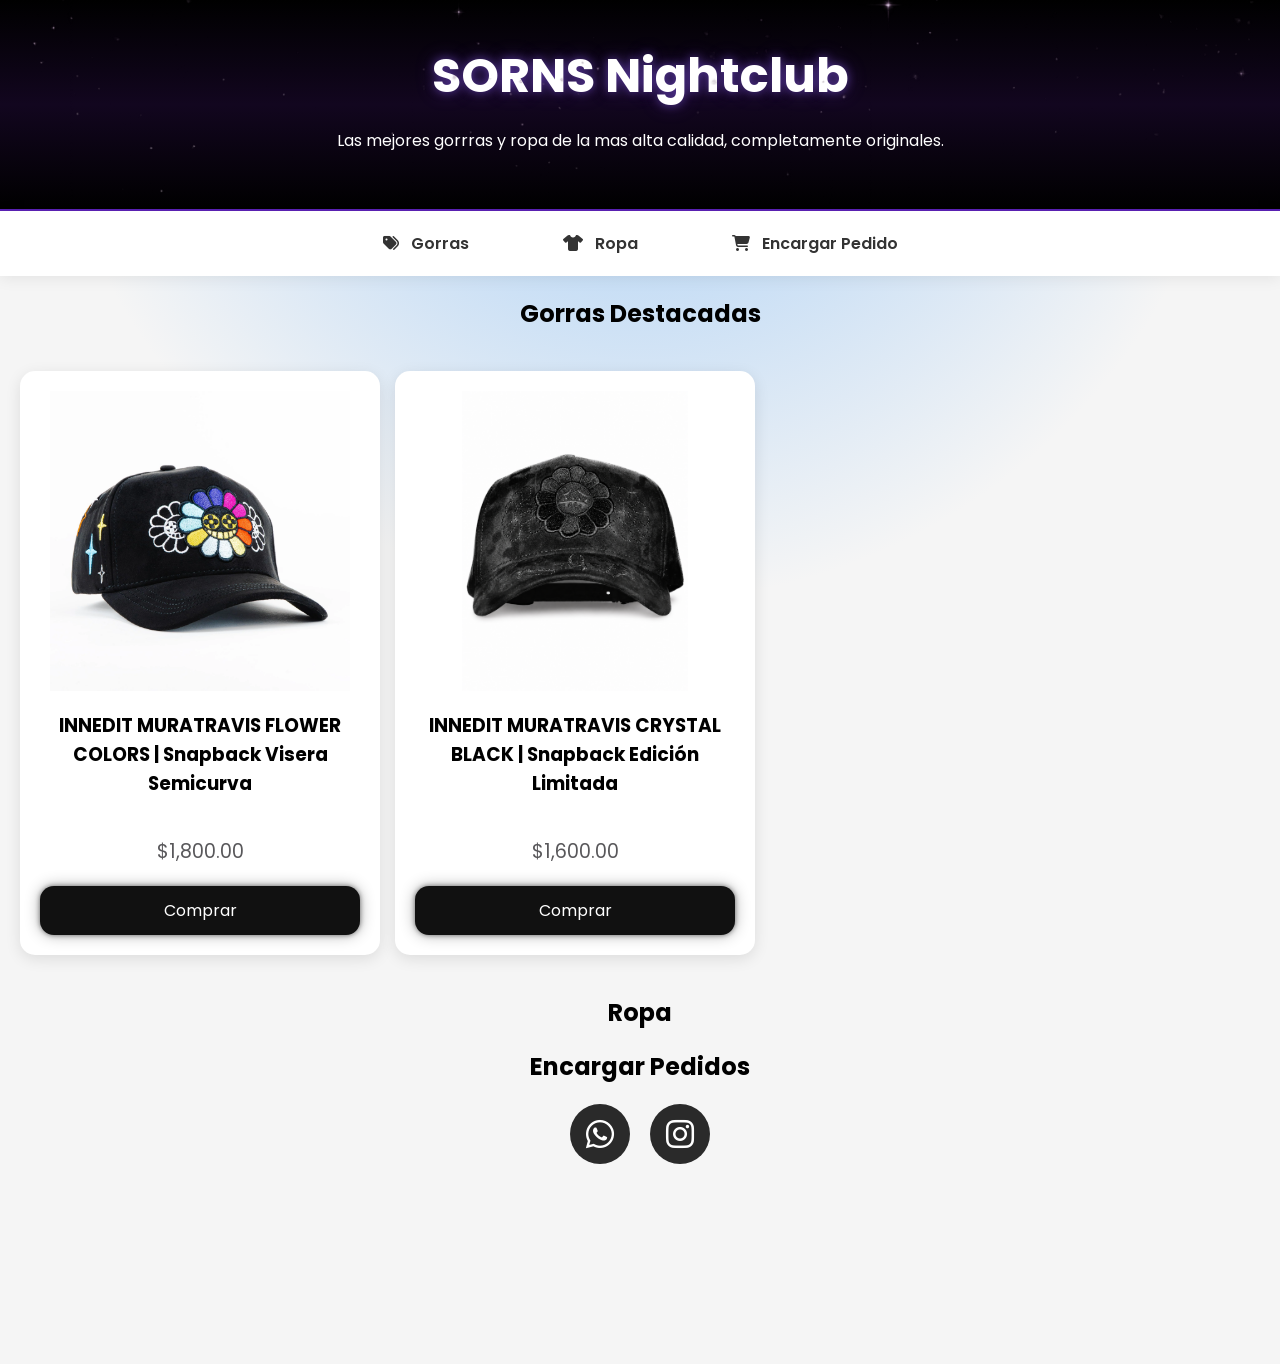
<file: index.html>
<!DOCTYPE html>
<html>
<head>
    
    <title>Snors Nigth Club</title>
    <link rel="stylesheet" href="styles.css"> 
    <link rel="stylesheet" href="https://cdnjs.cloudflare.com/ajax/libs/font-awesome/6.5.1/css/all.min.css">
    <meta name="viewport" content="width=device-width, initial-scale=1.0">
    <link href="https://fonts.googleapis.com/css2?family=Poppins:wght@300;400;600;700&display=swap" rel="stylesheet">
    
</head>

<body>
    <header>
        <h1>SORNS Nightclub</h1>
        <p>Las mejores gorrras y ropa de la mas alta calidad, completamente originales.</p>
    </header>

<nav>
   <a href="#Gorras-destacadas">
        <i class="fa-solid fa-tags"></i> Gorras
    </a>

    <a href="#seccion-ropa">
        <i class="fa-solid fa-shirt"></i> Ropa
    </a>

    <a href="#encargar-pedidos">
        <i class="fa-solid fa-cart-shopping"></i> Encargar Pedido
    </a>
</nav>
<section id="Gorras-destacadas">
    <h2>Gorras Destacadas</h2>
    <div class="productos-carrusel">
    <div class="productos">

        <div class="producto">
    
    <img src="imagenes/flowers_frontal.webp">

    <h3>INNEDIT MURATRAVIS FLOWER COLORS | Snapback Visera Semicurva</h3>

    <p class="precio">$1,800.00</p>
   <a href="flower.html" class="boton">
    Comprar
</a>
</div>
    <div class="producto">
    <img src="imagenes/crystal_black.png">

    <h3>INNEDIT MURATRAVIS CRYSTAL BLACK | Snapback Edición Limitada </h3>

    <p class="precio">$1,600.00</p>

    <a href="crystal.html" class="boton">
    Comprar
</a>
</div>
</div>
<button class="productos-flecha" type="button" aria-label="Ver mas productos">
    <i class="fa-solid fa-chevron-right"></i>
</button>
</div>
</section>
<section id="seccion-ropa">
    <h2>Ropa</h2>
    

  <section id="encargar-pedidos">
    <h2>Encargar Pedidos</h2>

    <div class="redes">
        <a href="https://chat.whatsapp.com/EMXRWHgowvvIhvLs0ZWQHH" target="_blank" class="whatsapp">
            <i class="fa-brands fa-whatsapp"></i>
        </a>

        <a href="https://www.instagram.com/nightclub_09/" target="_blank" class="instagram">
            <i class="fa-brands fa-instagram"></i>
        </a>
    </div>
</section>

<script>
    document.querySelectorAll(".productos-carrusel").forEach((carrusel) => {
        const productos = carrusel.querySelector(".productos");
        const flecha = carrusel.querySelector(".productos-flecha");

        const actualizarFlecha = () => {
            const quedaContenido = productos.scrollLeft + productos.clientWidth < productos.scrollWidth - 8;
            flecha.classList.toggle("productos-flecha--oculta", !quedaContenido);
            carrusel.classList.toggle("productos-carrusel--final", !quedaContenido);
        };

        flecha.addEventListener("click", () => {
            productos.scrollBy({
                left: productos.clientWidth * 0.85,
                behavior: "smooth"
            });
        });

        productos.addEventListener("scroll", actualizarFlecha, { passive: true });
        window.addEventListener("resize", actualizarFlecha);
        actualizarFlecha();
    });
</script>

</body>
</html>
</file>
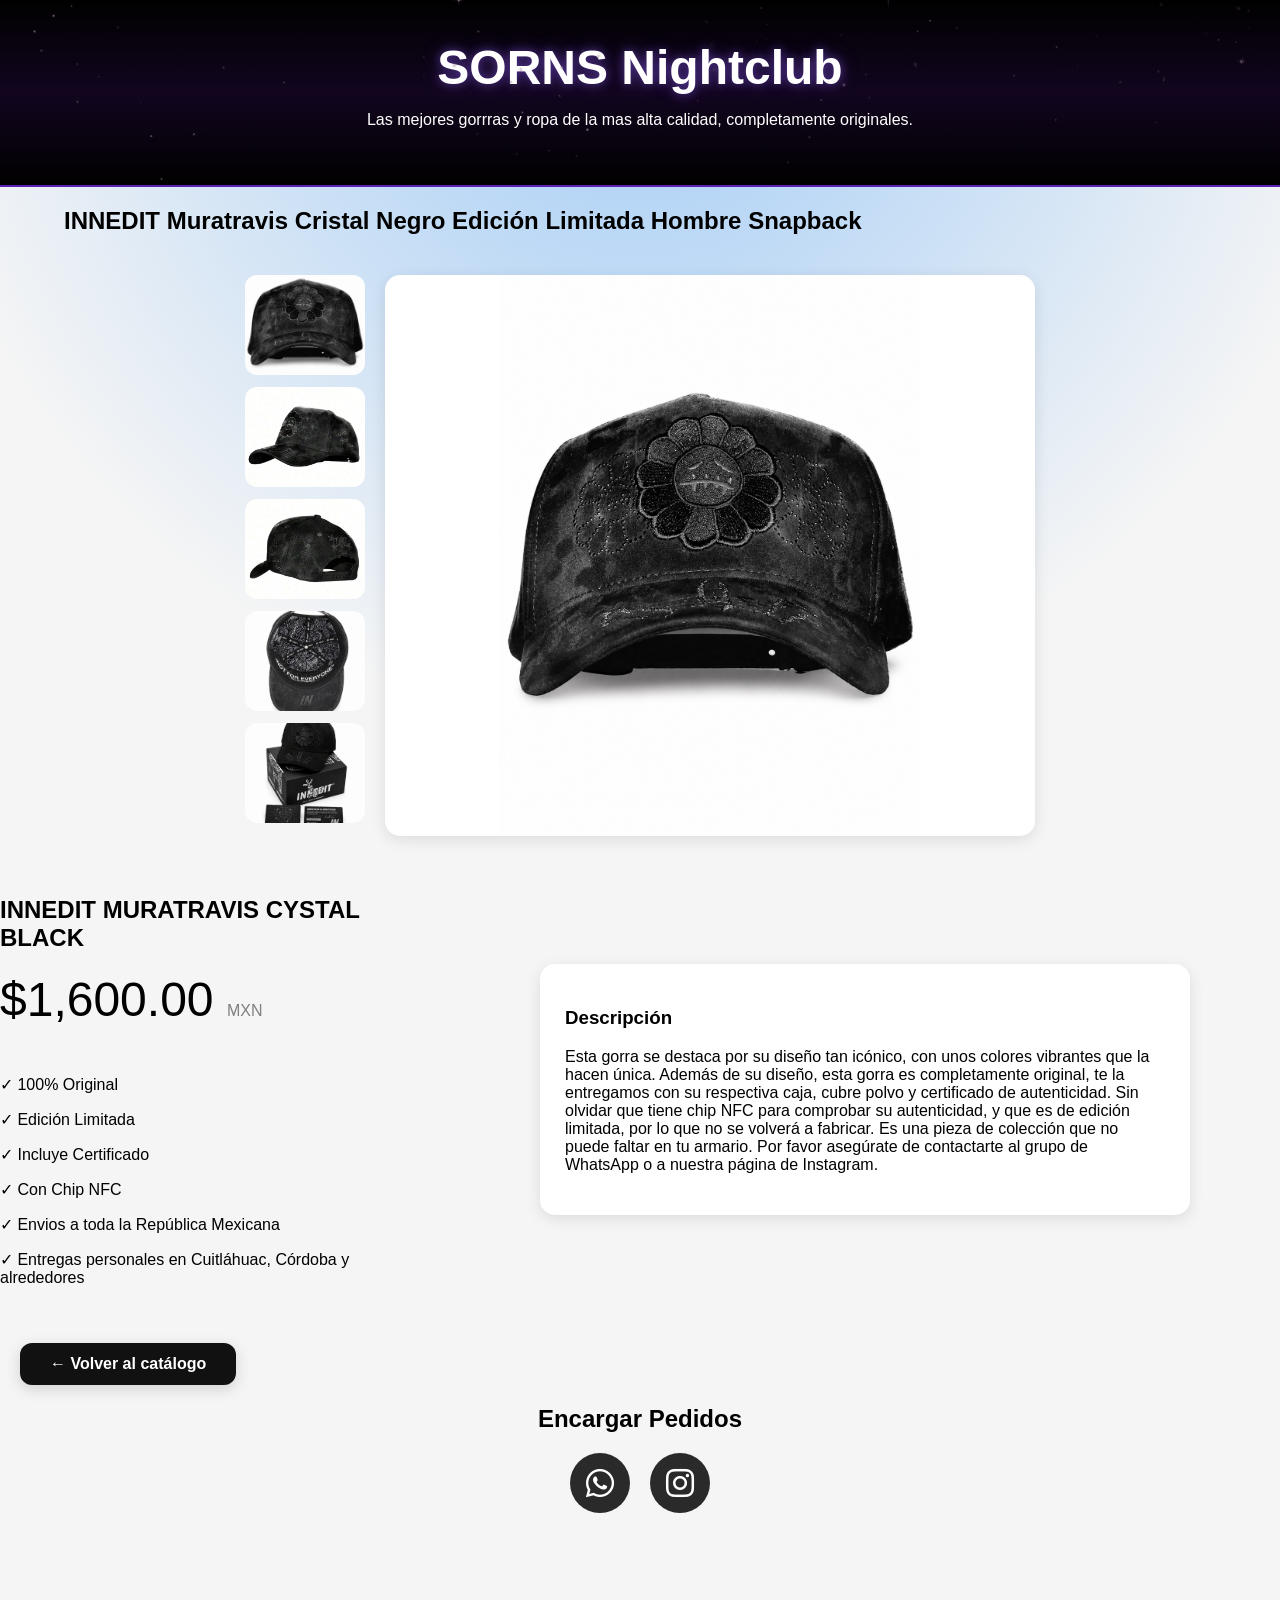
<file: crystal.html>
<!DOCTYPE html>
<html>
<head>
    <title>Crystals Black</title>
    <link rel="stylesheet" href="styles.css">
    <link rel="stylesheet" href="https://cdnjs.cloudflare.com/ajax/libs/font-awesome/6.5.1/css/all.min.css">
    <meta name="viewport" content="width=device-width, initial-scale=1.0">
</head>
<body>

  <header>
        <h1>SORNS Nightclub</h1>
        <p>Las mejores gorrras y ropa de la mas alta calidad, completamente originales.</p>
    </header>

<h2 class="nombre-gorras">INNEDIT Muratravis Cristal Negro Edición Limitada Hombre Snapback</h2>

<div class="galeria-producto">

    <div class="miniaturas">

        <img src="imagenes/crystal_black.png"
        onclick="cambiarImagen(this)">

<img src="imagenes/crystal_black_lado.webp" 
 onclick="cambiarImagen(this)">

    <img src="imagenes/crystal_black_back.webp"
    onclick="cambiarImagen(this)">

    <img src="imagenes/crystal_black_down.png" 
    onclick="cambiarImagen(this)">
    <img src="imagenes/crystal_black_full.png" 
     onclick="cambiarImagen(this)">
    </div>

        <img
    id="principal"
    class="foto-principal crystal"
    src="imagenes/crystal_black.png">
</div>

<div class="info-abajo">

     <div class="info-producto">
    
        <h2>INNEDIT MURATRAVIS CYSTAL BLACK</h2>

        <p class="precio-paginas">

             $1,600.00 <span>MXN</span>
        </p>
         <div class="etiquetas">
            <p>✓ 100% Original</p>
            <p>✓ Edición Limitada</p>
            <p>✓ Incluye Certificado</p>
            <p>✓ Con Chip NFC</p>
            <p>✓ Envios a toda la República Mexicana</p>
            <p>✓ Entregas personales en Cuitláhuac, Córdoba y alrededores</p>
        </div>
     </div>


<div class="descripcion">
            <h3>Descripción</h3>
            <p>Esta gorra se destaca por su diseño tan icónico, con unos colores vibrantes que la hacen única. 
            Además de su diseño, esta gorra es completamente original, te la entregamos con su respectiva caja, cubre polvo y certificado de autenticidad. 
            Sin olvidar que tiene chip NFC para comprobar su autenticidad, y que es de edición limitada, por lo que no se volverá a fabricar. Es una pieza de colección que no puede faltar en tu armario. 
            Por favor asegúrate de contactarte al grupo de WhatsApp o a nuestra página de Instagram.</p>
        </div>

    </div> 

  <div class="volver-container">
    <a href="index.html" class="volver-boton">
        ← Volver al catálogo
    </a>
</div>

    <section id="encargar-pedidos">
        <h2>Encargar Pedidos</h2>
        <div class="redes">
            <a href="https://chat.whatsapp.com/EMXRWHgowvvIhvLs0ZWQHH" target="_blank" class="whatsapp">
                <i class="fa-brands fa-whatsapp"></i>
            </a>
            <a href="https://www.instagram.com/nightclub_09/" target="_blank" class="instagram">
                <i class="fa-brands fa-instagram"></i>
            </a>
        </div>
    </section>

    <script>
    function cambiarImagen(imagen){
        document.getElementById("principal").src = imagen.src;
    }
    </script>
</body>
</html>
</file>
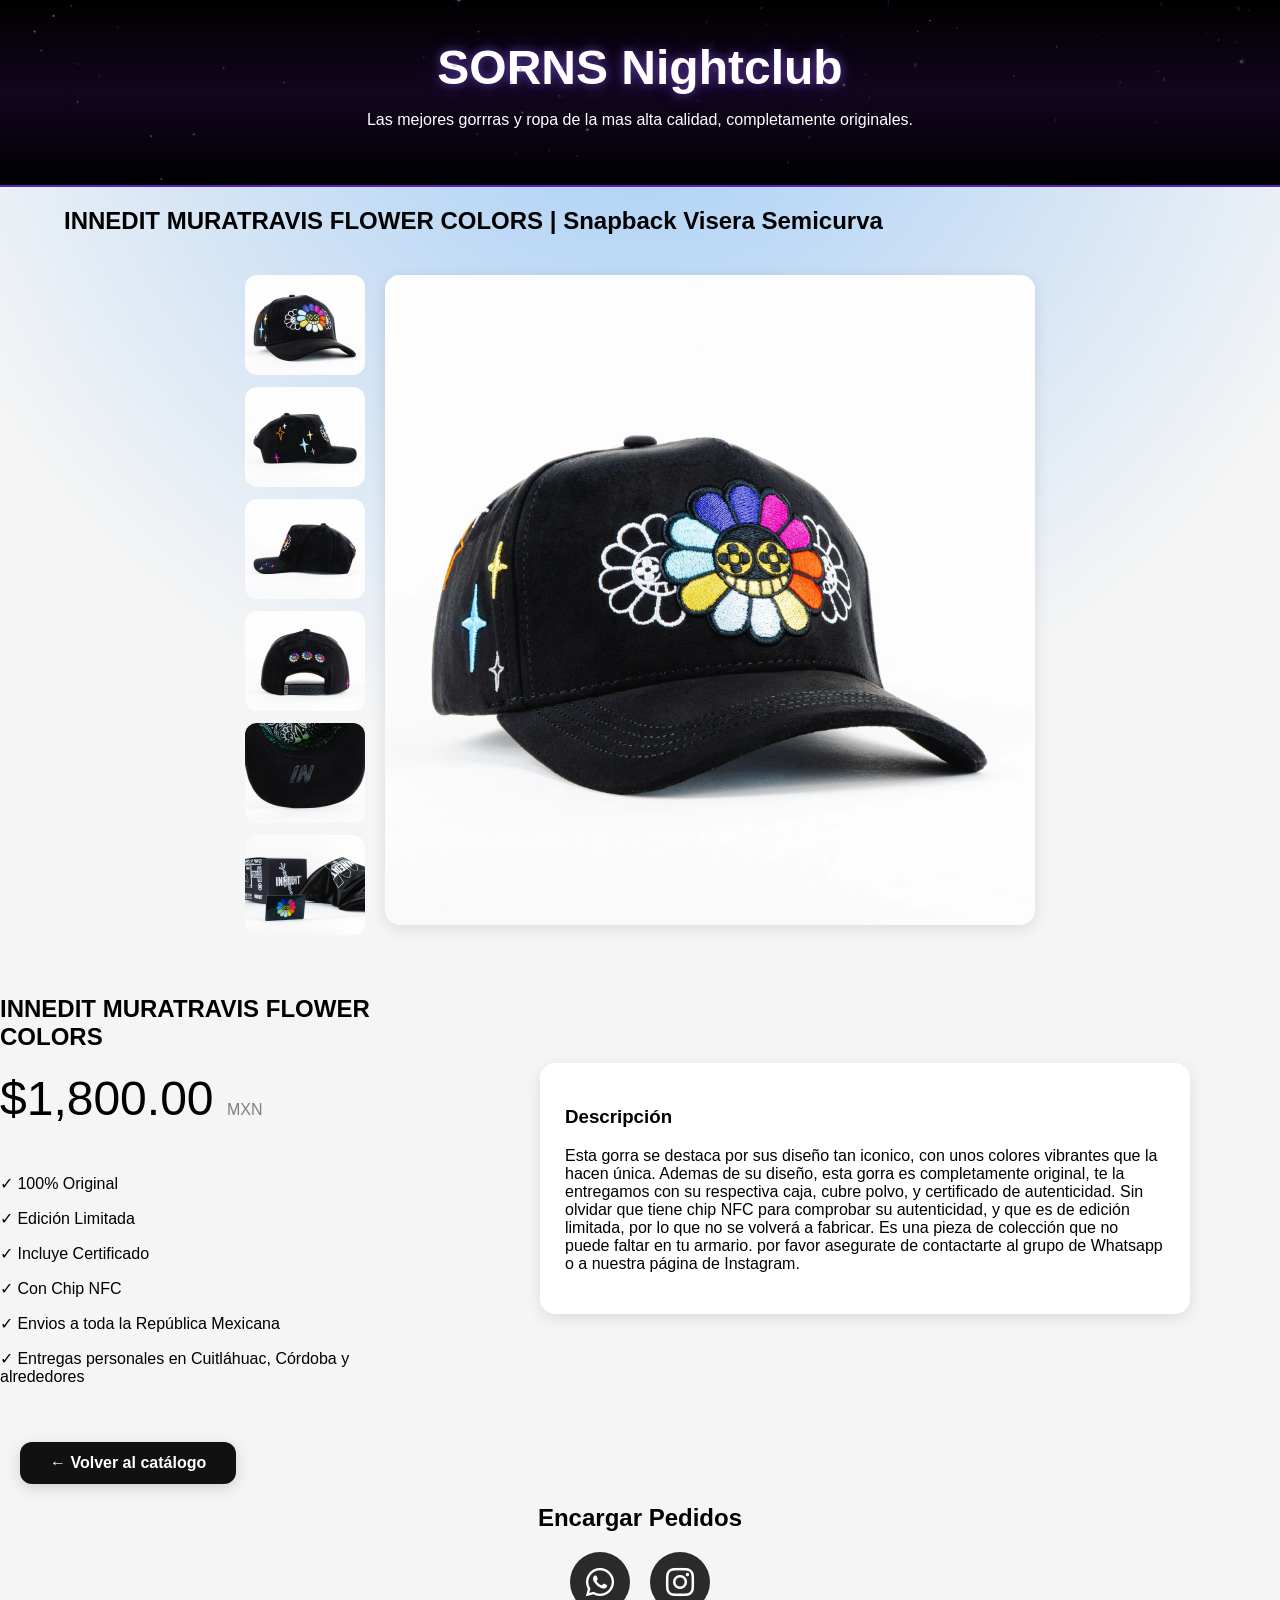
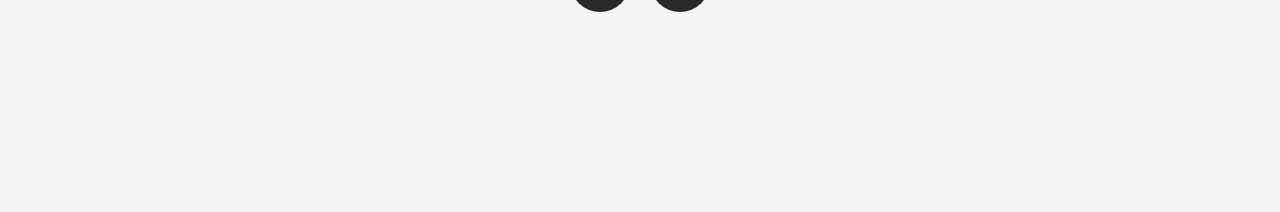
<file: flower.html>
<!DOCTYPE html>
<html>
<head>
    <title>Flower Colors</title>
    <link rel="stylesheet" href="styles.css">
    <link rel="stylesheet" href="https://cdnjs.cloudflare.com/ajax/libs/font-awesome/6.5.1/css/all.min.css">
    <meta name="viewport" content="width=device-width, initial-scale=1.0">
</head>
<body>
  <header>
        <h1>SORNS Nightclub</h1>
        <p>Las mejores gorrras y ropa de la mas alta calidad, completamente originales.</p>
    </header>

<h2 class="nombre-gorras">INNEDIT MURATRAVIS FLOWER COLORS | Snapback Visera Semicurva</h2>
<div class="galeria-producto">

    <div class="miniaturas">

        <img src="imagenes/flowers_frontal.webp"
        onclick="cambiarImagen(this)">

        <img src="imagenes/flowers_lado.webp"
        onclick="cambiarImagen(this)">

        <img src="imagenes/flowers_lado2.webp"
        onclick="cambiarImagen(this)">

        <img src="imagenes/flowers_back.webp"
        onclick="cambiarImagen(this)">

        <img src="imagenes/flowers_down.webp"
        onclick="cambiarImagen(this)">

        <img src="imagenes/flowers_full_set.webp"
        onclick="cambiarImagen(this)">

    </div>

    <img
        id="principal"
        class="foto-principal"
        src="imagenes/flowers_frontal.webp">

</div>
<div class="info-abajo">

    <div class="info-producto">

        <h2>INNEDIT MURATRAVIS FLOWER COLORS</h2>

        <p class="precio-paginas">
            $1,800.00 <span>MXN</span>
        </p>

        <div class="etiquetas">
            <p>✓ 100% Original</p>
            <p>✓ Edición Limitada</p>
            <p>✓ Incluye Certificado</p>
            <p>✓ Con Chip NFC</p>
            <p>✓ Envios a toda la República Mexicana</p>
            <p>✓ Entregas personales en Cuitláhuac, Córdoba y alrededores</p>
        </div>

    </div>

    <div class="descripcion">

        <h3>Descripción</h3>
<p>Esta gorra se destaca por sus diseño tan iconico, con unos colores vibrantes que la hacen única.
    Ademas de su diseño, esta gorra es completamente original, te la entregamos con su respectiva caja, cubre polvo, y certificado de autenticidad.
    Sin olvidar que tiene chip NFC para comprobar su autenticidad, y que es de edición limitada, por lo que no se volverá a fabricar. Es una pieza de colección que no puede faltar en tu armario.
    por favor asegurate de contactarte al grupo de Whatsapp o a nuestra página de Instagram.</p>
</p>
</div>
</div>

<div class="volver-container">
<a href="index.html" class="volver-boton">
    ← Volver al catálogo
</a>
</div>
 <section id="encargar-pedidos">
    <h2>Encargar Pedidos</h2>

    <div class="redes">
        <a href="https://chat.whatsapp.com/EMXRWHgowvvIhvLs0ZWQHH" target="_blank" class="whatsapp">
            <i class="fa-brands fa-whatsapp"></i>
        </a>

        <a href="https://www.instagram.com/nightclub_09/" target="_blank" class="instagram">
            <i class="fa-brands fa-instagram"></i>
        </a>
    </div>
</section>
<script>
function cambiarImagen(imagen){

    document.getElementById("principal").src = imagen.src;

}
</script>
</body>
</html>
</file>
<file: styles.css>
body{
    font-family: Arial, sans-serif;
    margin: 0;
}

header{
    text-align: center;
    padding: 20px;
}

nav{
    text-align: center;
    padding: 15px;
}

nav a{
    margin: 10px;
    text-decoration: none;
}

section{
    text-align: center;
}

img{
    border-radius: 10px;
}
.Pedidos{
    color: rgb(22, 66, 143);
}
.Ropa{
    color: rgb(22, 66, 143);
}
.GorrasIn{
    color: rgb(22, 66, 143);
}
.redes{
    display:flex;
    gap:20px;
    justify-content:center;
    margin-top:20px;
}

.redes a{
    width:60px;
    height:60px;
    border-radius:50%;
    display:flex;
    justify-content:center;
    align-items:center;
    text-decoration:none;
    font-size:32px;

    background-color:#2a2a2a;
    color:white;

    transition:0.3s;
}

.redes a:hover{
    transform:scale(1.1);
}

.whatsapp:hover{
    background-color:#25D366;
}

.instagram:hover{
    background:linear-gradient(
        45deg,
        #f09433,
        #e6683c,
        #dc2743,
        #cc2366,
        #bc1888
    );
}


.producto img{
    width:100%;
}

.producto:hover{
    transform:translateY(-10px);
}.producto{
    width:300px;
    padding:20px;
    border-radius:15px;
    background:white;

    box-shadow:0 4px 15px rgba(0,0,0,0.1);

    transition:all 0.3s ease;
}

.producto:hover{
    transform:translateY(-10px);

    box-shadow:
        0 10px 25px rgba(0,0,0,0.2),
        0 0 25px rgba(126, 77, 243, 0.4);
}
.producto img{
    width:100%;
    height:300px;
    object-fit:contain;
    border-radius:10px;
}


.producto{
    display:flex;
    flex-direction:column;

}
.boton{
    display:inline-block;
    padding:12px 25px;
    background:#111;
    color:white;
    text-decoration:none;
    border-radius:8px;

    transition:all 0.3s ease;
}

.boton:hover{
    transform:translateY(-4px) scale(1.05);

    box-shadow:0 8px 20px rgba(0,0,0,0.25);
}
.boton{
    display:inline-block;
    padding:12px 25px;
    background:#111;
    color:white;
    text-decoration:none;
    border-radius:14px;

    transition:all 0.3s ease;

    box-shadow:
        0 0 5px rgba(0,0,0,0.5),
        0 0 15px rgba(0,0,0,0.3);
}
header{
    text-align:center;
    padding:40px 20px;

    background:linear-gradient(
        180deg,
        #000000,
        #12061f,
        #000000
    );

    color:white;

    border-bottom:2px solid #5b21b6;
}
header h1{
    font-size:3rem;
    margin:0;

    text-shadow:
        0 0 10px rgba(139,92,246,0.5),
        0 0 20px rgba(139,92,246,0.3);
}
header{
    position: relative;

    text-align:center;
    padding:40px 20px;

    background:linear-gradient(
        180deg,
        #000000,
        #12061f,
        #000000
    );

    color:white;
}
header::before{
    content:"";

    position:absolute;
    top:0;
    left:0;

    width:100%;
    height:100%;

    background-image:url("imagenes/estrellas_fondo_superior.png");
    background-size:cover;
    background-position:center;

    opacity:1;

    pointer-events:none;
}
#encargar-pedidos{
    scroll-margin-top:120px;
}
html{
    scroll-behavior: smooth;
}
#encargar-pedidos{
    scroll-margin-top:120px;
    padding-bottom:200px;
}
nav{
    position: sticky;
    top: 0;
    background-color: white;
    z-index: 1000;
}
.producto{
    position: relative;

    width: 300px;
    padding: 20px;
    border-radius: 15px;
    background: white;

    box-shadow: 0 4px 15px rgba(0,0,0,0.1);
    transition: all 0.3s ease;
}
.boton:hover{
    background: linear-gradient(
        45deg,
        #25D366,
        #bc1888
    );
}
body{
    background:
        radial-gradient(circle at top,
            rgba(139,192,246,0.8),
            transparent 40%),
        #f5f5f5;
}
nav{
    background:white;
    box-shadow:0 2px 10px rgba(0,0,0,0.08);
}
.precio{
    font-size:1.2rem;
    color:#59585b;
    
}
body{
    font-family:'Poppins', sans-serif;
}
.precio-paginas{
    font-size: 2.5rem;
    font-weight: 300;
}

.precio-paginas span{
    font-size: 1rem;
    color: gray;
}
.descripcion{
    max-width:800px;
    margin:auto;
    padding:20px;
    background:white;
    border-radius:15px;
    box-shadow:0 4px 15px rgba(0,0,0,0.1);
    
}
.volver{
    display:inline-block;
    margin:20px;
    text-decoration:none;
    color:#8b5cf6;
    font-weight:bold;
}
.volver-boton{
    display:inline-block;

    padding:12px 25px;

    background:#111;
    color:white;

    text-decoration:none;

    border-radius:12px;

    font-weight:600;

    transition:all 0.3s ease;

    box-shadow:
        0 4px 15px rgba(0,0,0,0.15);
}

.volver-boton:hover{
    transform:translateY(-3px);

    background:linear-gradient(
        45deg,
        #6d28d9,
        #8b5cf6
    );

    box-shadow:
        0 0 20px rgba(139,92,246,0.4);
}
.volver-container{
    margin:40px 0 0 20px;
    text-align:left;
}

.volver-boton{
    display:inline-block;
    padding:12px 30px;
}
.galeria-producto{
    display:flex;
    align-items:flex-start;
    justify-content:center;
    gap:25px;

    width:100%;
    max-width:1400px;
    margin:40px auto 0;
    padding:0 20px;
}

.miniaturas{
    display:flex;
    flex-direction:column;
    gap:12px;
    width:120px;
}

.miniaturas img{
    width:100%;
    height:100px;
    object-fit:cover;
    cursor:pointer;
    border-radius:12px;
}

.foto-principal{
    width:650px;
    height:650px;

    object-fit:contain;

    background:white;

    border-radius:15px;

    box-shadow:0 4px 15px rgba(0,0,0,0.1);
}
.galeria-producto{
    display:flex;
    justify-content:center;
    align-items:flex-start;
    gap:20px;
    max-width:1400px;
    margin:40px auto;
    padding:0 20px;
    box-sizing:border-box;
}

.miniaturas{
    display:flex;
    flex-direction:column;
    gap:12px;
    width:120px;
}

.miniaturas img{
    width:100%;
    height:100px;
    object-fit:cover;
    cursor:pointer;
    border-radius:12px;
}

.foto-principal{
    width:650px;
    height:650px;
    object-fit:contain;
    background:white;
    border-radius:15px;
    box-shadow:0 4px 15px rgba(0,0,0,0.1);
}


.crystal{
    height:561px;
}


.nombre-gorras{
    width:90%;
    margin:20px auto;
    padding:0 15px;
    white-space:normal;
    word-wrap:break-word;
}



.info-abajo{
    display:flex;
    justify-content:center;
    align-items:flex-start;
    gap:50px;
    margin-top:40px;
}

.info-producto{
    width:400px;
}

.descripcion{
    width:600px;
    background:white;
    padding:25px;
    border-radius:15px;
    box-shadow:0 4px 15px rgba(0,0,0,0.1);
}

/* ===== BOTON VOLVER ===== */

.volver-container{
    margin:40px 0 0 20px;
    text-align:left;
}

.volver-boton{
    display:inline-block;
    padding:12px 30px;
    background:#111;
    color:white;
    text-decoration:none;
    border-radius:12px;
    font-weight:600;
    transition:.3s;
}

.volver-boton:hover{
    background:linear-gradient(
        45deg,
        #6d28d9,
        #8b5cf6
    );

    transform:translateY(-3px);
}


html,
body{
    overflow-x:hidden;
    max-width:100%;
}

@media (max-width:768px){

    .nombre-gorras{
        width:95%;
        font-size:1.6rem;
        margin:20px auto;
    }

    .galeria-producto{
        flex-direction:column;
        align-items:center;
        padding:0 10px;
    }

    .miniaturas{
        flex-direction:row;
        width:100%;
        overflow-x:auto;
        justify-content:flex-start;
    }

    .miniaturas img{
        width:70px;
        height:70px;
        flex-shrink:0;
    }

    .foto-principal{
        width:95%;
        height:auto;
    }

    .crystal{
        height:auto;
    }

    .info-abajo{
        flex-direction:column;
        align-items:center;
        gap:20px;
    }

    .info-producto,
    .descripcion{
        width:90%;
    }

    .precio-paginas{
        font-size:2rem;
    }

    .volver-container{
        text-align:center;
        margin:30px 0;
    }

    header h1{
        font-size:2rem;
    }

    header p{
        font-size:0.9rem;
    }

  
} 
.producto h3{
    height: 90px;
    display: flex;
    align-items: center;
    justify-content: center;
}


.boton{
    margin-top: auto;
}
nav{
    background:white;
    box-shadow:0 2px 15px rgba(0,0,0,0.08);
    padding:20px;
}

nav a{
    text-decoration:none;
    color:#333;
    font-weight:600;
    margin:0 25px;
    padding:10px 20px;
    border-radius:10px;
    transition:0.3s;
}

nav a:hover{
    background:#8b5cf6;
    color:white;
}
nav a{
    text-decoration:none;
    color:#333;
    font-weight:600;
    margin:0 25px;
}

nav i{
    margin-right:8px;
}
@media (max-width:768px){

    nav{
        display:flex;
        justify-content:center;
        align-items:center;
        gap:15px;
        flex-wrap:wrap;
        padding:15px 10px;
    }

    nav a{
        font-size:0.9rem;
        margin:0;
        padding:10px 15px;
    }

    nav i{
        margin-right:5px;
    }
}
*{
    -webkit-tap-highlight-color: transparent;
}
.talla{
    font-size: 1.5rem;
    color: #666;
    font-weight: 600;
    text-transform: uppercase;
    margin-bottom: 5px;
}

.precio-paginas{
    font-size: 3rem;
    font-weight: 300;
    margin-top: 0;
}

.precio-paginas span{
    font-size: 1rem;
    color: gray;
}
.productos{
    
    

    
    overflow-y:hidden;

    padding:20px;

    scroll-snap-type:x mandatory;

    scrollbar-width:none; 
}

.productos::-webkit-scrollbar{
    display:none; 
}

.productos-carrusel{
    position:relative;
}

.productos-flecha{
    display:none;
}

  .producto{
    flex:0 0 320px;


    scroll-snap-align:center;

    transition:transform .3s ease,
               box-shadow .3s ease;
}
.producto:hover{
    transform:translateY(-8px) scale(1.03);

    box-shadow:
        0 12px 30px rgba(0,0,0,.18),
        0 0 20px rgba(139,92,246,.25);
}
.productos{
    
    scroll-behavior:smooth;
}
.productos{
    cursor:grab;
}

.productos:active{
    cursor:grabbing;
}
.productos{
    scroll-snap-type:x mandatory;
    scroll-behavior:smooth;
}

.producto{
    scroll-snap-align:start;
}
.productos{
    display:flex;
    overflow-x:auto;
    gap:15px;

   

    -webkit-overflow-scrolling:auto;
}

@media (max-width:768px){

    .productos-carrusel{
        position:relative;
    }

    .productos-carrusel::after{
        content:"";
        position:absolute;
        top:0;
        right:0;
        width:76px;
        height:100%;
        pointer-events:none;
        background:linear-gradient(
            90deg,
            rgba(245,245,245,0),
            rgba(245,245,245,0.96)
        );
        z-index:1;
    }

    .productos-carrusel--final::after{
        display:none;
    }

    .productos{
        padding-right:68px;
        -webkit-overflow-scrolling:touch;
    }

    .producto{
        flex-basis:min(78vw, 320px);
    }

    .productos-flecha{
        position:absolute;
        top:50%;
        right:12px;
        z-index:2;

        display:flex;
        align-items:center;
        justify-content:center;

        width:48px;
        height:48px;
        border:0;
        border-radius:50%;

        background:#111;
        color:white;
        font-size:1.1rem;
        cursor:pointer;

        box-shadow:
            0 8px 20px rgba(0,0,0,0.25),
            0 0 18px rgba(139,92,246,0.35);

        transform:translateY(-50%);
        transition:opacity 0.2s ease,
                   transform 0.2s ease;
    }

    .productos-flecha:active{
        transform:translateY(-50%) scale(0.94);
    }

    .productos-flecha--oculta{
        opacity:0;
        pointer-events:none;
    }
}

div{
    scrollbar-width:none;
    -ms-overflow-style:none;
}

div::-webkit-scrollbar{
    display:none;
}
</file>
